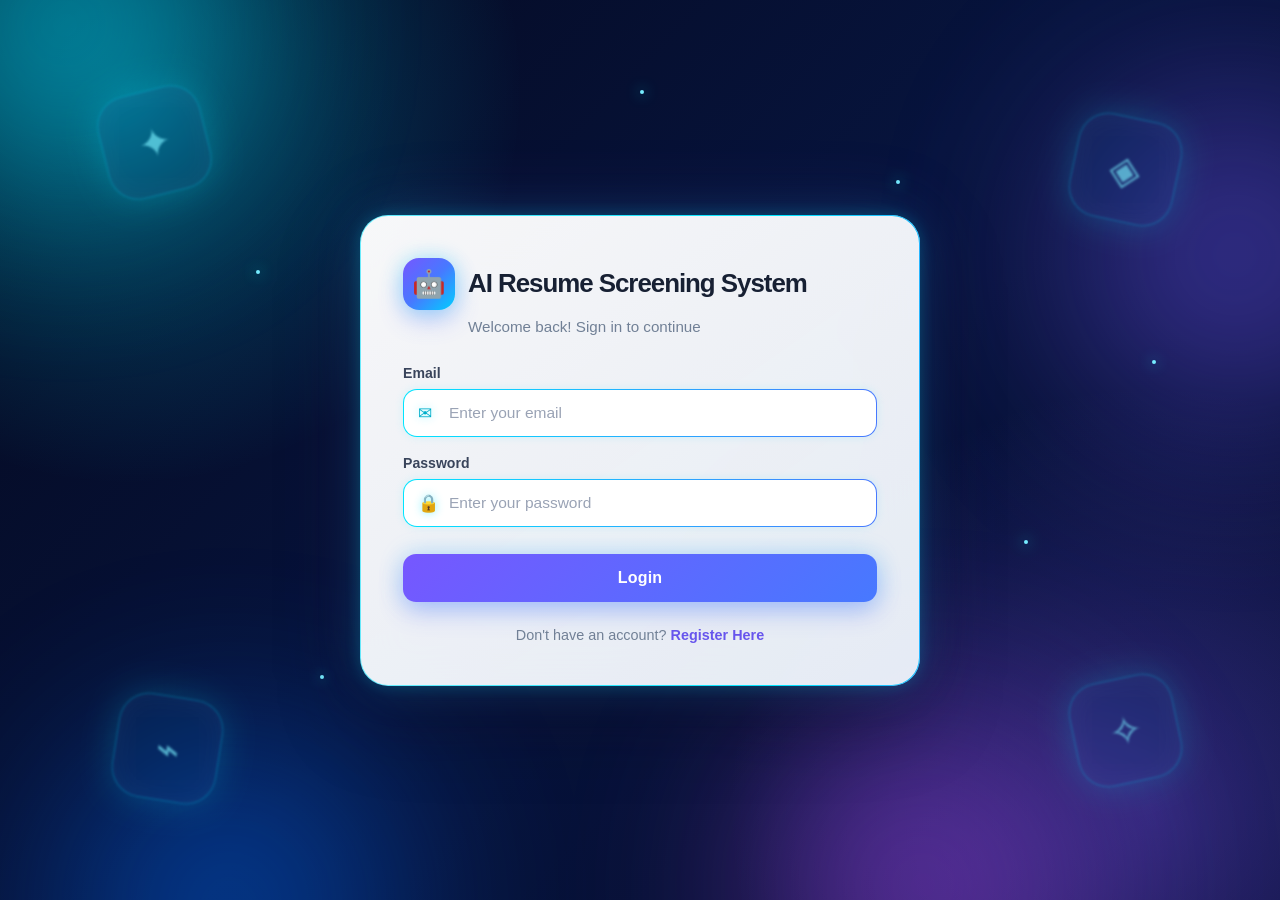
<file: templates/login.html>
<!DOCTYPE html>
<html lang="en">

<head>

    <meta charset="UTF-8">

    <meta name="viewport" content="width=device-width, initial-scale=1.0">

    <title>Sign in | ARS</title>

    <style>
        * {
            margin: 0;
            padding: 0;
            box-sizing: border-box;
        }

        :root {
            --cyan: #00e5ff;
            --blue: #4285ff;
            --purple: #7657ff;
            --text: #172033;
            --muted: #718096;
        }


        /* =========================================
           BODY
        ========================================= */

        body {

            min-height: 100vh;

            display: flex;

            justify-content: center;

            align-items: center;

            padding: 25px;

            overflow: hidden;

            font-family:
                Inter,
                "Segoe UI",
                Arial,
                sans-serif;

            background:

                radial-gradient(circle at 10% 10%,
                    rgba(0, 229, 255, .30),
                    transparent 28%),

                radial-gradient(circle at 90% 90%,
                    rgba(118, 87, 255, .35),
                    transparent 30%),

                linear-gradient(135deg,
                    #04081d,
                    #07143d,
                    #050d2c);
        }


        /* =========================================
           AI BACKGROUND
        ========================================= */

        .ai-background {

            position: fixed;

            inset: 0;

            overflow: hidden;

            pointer-events: none;

            z-index: 0;
        }


        /* =========================================
           GLOWING ORBS
        ========================================= */

        .glow {

            position: absolute;

            width: 330px;

            height: 330px;

            border-radius: 50%;

            filter: blur(100px);

            opacity: .45;

            animation:
                glowMove 10s ease-in-out infinite alternate;
        }


        .glow.one {

            top: -140px;

            left: -100px;

            background: #00e5ff;
        }


        .glow.two {

            top: 10%;

            right: -120px;

            background: #7657ff;

            animation-delay: -3s;
        }


        .glow.three {

            left: 5%;

            bottom: -170px;

            background: #006eff;

            animation-delay: -5s;
        }


        .glow.four {

            right: 15%;

            bottom: -150px;

            background: #b54cff;

            animation-delay: -7s;
        }


        @keyframes glowMove {

            0% {
                transform:
                    translate(0, 0) scale(1);
            }

            100% {
                transform:
                    translate(40px, -35px) scale(1.15);
            }
        }


        /* =========================================
           FLOATING AI OBJECTS
        ========================================= */

        .ai-object {

            position: absolute;

            width: 105px;

            height: 105px;

            display: flex;

            justify-content: center;

            align-items: center;

            border-radius: 30px;

            border:
                1px solid rgba(0, 229, 255, .30);

            background:
                rgba(0, 100, 180, .12);

            backdrop-filter:
                blur(12px);

            color:
                rgba(120, 240, 255, .65);

            font-size: 40px;

            box-shadow:

                0 0 35px rgba(0, 229, 255, .20),

                inset 0 0 30px rgba(255, 255, 255, .04);

            filter: blur(1px);

            animation:
                floating 8s ease-in-out infinite;
        }


        .ai-object.one {

            top: 10%;

            left: 8%;

            transform:
                rotate(-14deg);
        }


        .ai-object.two {

            top: 13%;

            right: 8%;

            transform:
                rotate(12deg);

            animation-delay: -2s;
        }


        .ai-object.three {

            bottom: 11%;

            left: 9%;

            transform:
                rotate(9deg);

            animation-delay: -4s;
        }


        .ai-object.four {

            right: 8%;

            bottom: 13%;

            transform:
                rotate(-12deg);

            animation-delay: -6s;
        }


        @keyframes floating {

            0%,
            100% {
                margin-top: 0;
            }

            50% {
                margin-top: -25px;
            }
        }


        /* =========================================
           NEURAL NETWORK
        ========================================= */

        .network {

            position: absolute;

            width: 500px;

            height: 350px;

            left: 50%;

            top: 50%;

            transform:
                translate(-50%, -50%);

            opacity: .20;
        }


        .node {

            position: absolute;

            width: 10px;

            height: 10px;

            border-radius: 50%;

            background:
                #72efff;

            box-shadow:
                0 0 12px #00e5ff,
                0 0 30px #00e5ff;

            animation:
                nodePulse 3s ease-in-out infinite;
        }


        .node:nth-child(1) {
            left: 10%;
            top: 25%;
        }

        .node:nth-child(2) {
            left: 10%;
            top: 70%;
            animation-delay: -.5s;
        }

        .node:nth-child(3) {
            left: 38%;
            top: 15%;
            animation-delay: -1s;
        }

        .node:nth-child(4) {
            left: 38%;
            top: 50%;
            animation-delay: -1.5s;
        }

        .node:nth-child(5) {
            left: 38%;
            top: 85%;
            animation-delay: -2s;
        }

        .node:nth-child(6) {
            right: 12%;
            top: 30%;
            animation-delay: -2.5s;
        }

        .node:nth-child(7) {
            right: 12%;
            top: 70%;
            animation-delay: -3s;
        }


        @keyframes nodePulse {

            0%,
            100% {
                transform: scale(1);
                opacity: .5;
            }

            50% {
                transform: scale(1.5);
                opacity: 1;
            }
        }


        /* =========================================
           CONNECTION LINES
        ========================================= */

        .connection {

            position: absolute;

            height: 1px;

            transform-origin: left center;

            background:
                linear-gradient(90deg,
                    transparent,
                    #00e5ff,
                    transparent);

            box-shadow:
                0 0 10px rgba(0, 229, 255, .7);
        }


        .c1 {
            width: 150px;
            left: 11%;
            top: 28%;
            transform: rotate(-9deg);
        }

        .c2 {
            width: 150px;
            left: 11%;
            top: 28%;
            transform: rotate(20deg);
        }

        .c3 {
            width: 150px;
            left: 40%;
            top: 18%;
            transform: rotate(10deg);
        }

        .c4 {
            width: 150px;
            left: 40%;
            top: 52%;
            transform: rotate(-10deg);
        }

        .c5 {
            width: 150px;
            left: 40%;
            top: 85%;
            transform: rotate(-20deg);
        }


        /* =========================================
           PARTICLES
        ========================================= */

        .particle {

            position: absolute;

            width: 4px;

            height: 4px;

            border-radius: 50%;

            background:
                #76edff;

            box-shadow:
                0 0 14px #00e5ff;

            animation:
                particleMove 7s linear infinite;
        }


        .p1 {
            left: 20%;
            top: 30%;
        }

        .p2 {
            left: 70%;
            top: 20%;
            animation-delay: -2s;
        }

        .p3 {
            left: 80%;
            top: 60%;
            animation-delay: -4s;
        }

        .p4 {
            left: 25%;
            top: 75%;
            animation-delay: -1s;
        }

        .p5 {
            left: 50%;
            top: 10%;
            animation-delay: -5s;
        }

        .p6 {
            left: 90%;
            top: 40%;
            animation-delay: -3s;
        }


        @keyframes particleMove {

            0% {
                transform: translateY(0);
                opacity: .1;
            }

            50% {
                opacity: .8;
            }

            100% {
                transform: translateY(-90px);
                opacity: 0;
            }
        }


        /* =========================================
           LOGIN CARD
        ========================================= */

        .login-card {

            position: relative;

            z-index: 5;

            width:
                min(100%, 560px);

            padding: 42px;

            border-radius: 28px;

            background:

                linear-gradient(145deg,
                    rgba(255, 255, 255, .97),
                    rgba(242, 248, 255, .94));

            border:
                1px solid rgba(0, 229, 255, .55);

            backdrop-filter:
                blur(25px);

            box-shadow:

                0 0 15px rgba(0, 229, 255, .18),

                0 0 45px rgba(0, 229, 255, .15),

                0 0 80px rgba(118, 87, 255, .15),

                0 30px 80px rgba(0, 0, 0, .38);

            animation:
                cardAppear .7s ease,
                cardNeon 4s ease-in-out infinite;
        }


        /* Animated border */

        .login-card::before {

            content: "";

            position: absolute;

            inset: -1px;

            border-radius: 28px;

            padding: 1px;

            background:

                linear-gradient(90deg,
                    transparent,
                    #00e5ff,
                    #7657ff,
                    #00e5ff,
                    transparent);

            background-size:
                300% 100%;

            -webkit-mask:

                linear-gradient(#fff 0 0) content-box,

                linear-gradient(#fff 0 0);

            mask:

                linear-gradient(#fff 0 0) content-box,

                linear-gradient(#fff 0 0);

            -webkit-mask-composite:
                xor;

            mask-composite:
                exclude;

            animation:
                borderAnimation 5s linear infinite;

            pointer-events: none;
        }


        @keyframes borderAnimation {

            0% {
                background-position: 0% 50%;
            }

            100% {
                background-position: 300% 50%;
            }
        }


        @keyframes cardNeon {

            0%,
            100% {

                box-shadow:

                    0 0 15px rgba(0, 229, 255, .16),

                    0 0 45px rgba(0, 229, 255, .13),

                    0 0 80px rgba(118, 87, 255, .13),

                    0 30px 80px rgba(0, 0, 0, .38);
            }

            50% {

                box-shadow:

                    0 0 20px rgba(0, 229, 255, .25),

                    0 0 55px rgba(0, 229, 255, .20),

                    0 0 90px rgba(118, 87, 255, .20),

                    0 30px 85px rgba(0, 0, 0, .40);
            }
        }


        @keyframes cardAppear {

            from {

                opacity: 0;

                transform:
                    translateY(25px) scale(.97);
            }

            to {

                opacity: 1;

                transform:
                    translateY(0) scale(1);
            }
        }


        /* =========================================
           BRAND
        ========================================= */

        .brand {

            display: flex;

            align-items: center;

            gap: 13px;

            margin-bottom: 8px;
        }


        .brand-icon {

            width: 52px;

            height: 52px;

            flex-shrink: 0;

            display: flex;

            justify-content: center;

            align-items: center;

            border-radius: 16px;

            background:

                linear-gradient(135deg,
                    #7657ff,
                    #4779ff,
                    #00cfff);

            font-size: 27px;

            box-shadow:

                0 0 20px rgba(0, 217, 255, .30),

                0 10px 25px rgba(72, 101, 255, .30);
        }


        h1 {

            color:
                var(--text);

            font-size:
                1.62rem;

            line-height:
                1.2;

            letter-spacing:
                -.04em;
        }


        h2 {

            margin:
                7px 0 30px 65px;

            color:
                var(--muted);

            font-size:
                .95rem;

            font-weight:
                400;
        }


        /* =========================================
           FORM
        ========================================= */

        form {
            width: 100%;
        }


        label {

            display: block;

            margin:
                18px 0 8px;

            color:
                #39445b;

            font-size:
                .88rem;

            font-weight:
                600;
        }


        /* =========================================
           INPUT WRAPPER
        ========================================= */

        .input-box {

            position: relative;

            border-radius: 14px;

            padding: 1px;

            background:

                linear-gradient(90deg,
                    #00e5ff,
                    #4779ff,
                    #7657ff,
                    #00e5ff);

            background-size:
                300% 100%;

            animation:
                inputBorder 5s linear infinite;

            box-shadow:

                0 0 10px rgba(0, 229, 255, .12);
        }


        @keyframes inputBorder {

            0% {
                background-position:
                    0% 50%;
            }

            100% {
                background-position:
                    300% 50%;
            }
        }


        /* =========================================
           INPUT
        ========================================= */

        input {

            display: block;

            width: 100%;

            padding:
                14px 15px 14px 45px;

            border:
                none;

            border-radius:
                13px;

            outline:
                none;

            background:
                #ffffff;

            color:
                var(--text);

            font-size:
                .97rem;

            transition:
                .25s ease;
        }


        input::placeholder {

            color:
                #9aa3b5;
        }


        input:focus {

            background:
                #faffff;

            box-shadow:

                inset 0 0 15px rgba(0, 229, 255, .08),

                0 0 18px rgba(0, 229, 255, .20);
        }


        /* =========================================
           INPUT ICON
        ========================================= */

        .input-icon {

            position: absolute;

            z-index: 2;

            left: 15px;

            top: 50%;

            transform:
                translateY(-50%);

            color:
                #00aeca;

            font-size:
                17px;

            pointer-events:
                none;

            filter:
                drop-shadow(0 0 5px rgba(0, 229, 255, .45));
        }


        /* =========================================
           LOGIN BUTTON
        ========================================= */

        button {

            width: 100%;

            margin-top: 27px;

            padding: 15px;

            border: none;

            border-radius: 13px;

            background:

                linear-gradient(135deg,
                    #7657ff,
                    #4779ff,
                    #00bfff);

            background-size:
                200% 200%;

            color: white;

            cursor: pointer;

            font-size: 1rem;

            font-weight: 700;

            letter-spacing: .2px;

            box-shadow:

                0 10px 25px rgba(76, 93, 255, .30),

                0 0 25px rgba(0, 191, 255, .22);

            transition:
                .25s ease;
        }


        button:hover {

            transform:
                translateY(-2px);

            background-position:
                100% 50%;

            box-shadow:

                0 14px 30px rgba(76, 93, 255, .42),

                0 0 40px rgba(0, 191, 255, .32);
        }


        button:active {

            transform:
                translateY(0);
        }


        /* =========================================
           REGISTER
        ========================================= */

        .register-text {

            margin-top: 25px;

            text-align: center;

            color:
                var(--muted);

            font-size:
                .9rem;
        }


        a {

            color:
                #6755ed;

            font-weight:
                700;

            text-decoration:
                none;

            transition:
                .2s;
        }


        a:hover {

            color:
                #00a9df;

            text-decoration:
                underline;

            text-shadow:
                0 0 8px rgba(0, 229, 255, .35);
        }


        /* =========================================
           RESPONSIVE
        ========================================= */

        @media (max-width: 640px) {

            body {
                padding: 16px;
            }


            .login-card {

                padding:
                    30px 24px;

                border-radius:
                    23px;
            }


            .login-card::before {
                border-radius:
                    23px;
            }


            .brand-icon {

                width:
                    46px;

                height:
                    46px;

                font-size:
                    23px;
            }


            h1 {

                font-size:
                    1.30rem;
            }


            h2 {

                margin-left:
                    59px;

                margin-bottom:
                    25px;
            }


            .ai-object {

                width:
                    75px;

                height:
                    75px;

                font-size:
                    28px;

                opacity:
                    .5;
            }


            .network {

                width:
                    350px;

                opacity:
                    .12;
            }
        }


        @media (max-width: 400px) {

            .login-card {

                padding:
                    25px 19px;
            }


            h1 {

                font-size:
                    1.15rem;
            }


            h2 {

                margin-left:
                    55px;
            }
        }
    </style>

</head>


<body>


    <!-- =========================================
         AI BACKGROUND
    ========================================== -->

    <div class="ai-background">


        <!-- Neon blurred lights -->

        <div class="glow one"></div>

        <div class="glow two"></div>

        <div class="glow three"></div>

        <div class="glow four"></div>


        <!-- Floating AI symbols -->

        <div class="ai-object one">
            ✦
        </div>

        <div class="ai-object two">
            ◈
        </div>

        <div class="ai-object three">
            ⌁
        </div>

        <div class="ai-object four">
            ✧
        </div>


        <!-- Neural network -->

        <div class="network">

            <span class="node"></span>
            <span class="node"></span>
            <span class="node"></span>
            <span class="node"></span>
            <span class="node"></span>
            <span class="node"></span>
            <span class="node"></span>

            <span class="connection c1"></span>
            <span class="connection c2"></span>
            <span class="connection c3"></span>
            <span class="connection c4"></span>
            <span class="connection c5"></span>

        </div>


        <!-- Particles -->

        <span class="particle p1"></span>
        <span class="particle p2"></span>
        <span class="particle p3"></span>
        <span class="particle p4"></span>
        <span class="particle p5"></span>
        <span class="particle p6"></span>


    </div>


    <!-- =========================================
         LOGIN CARD
    ========================================== -->

    <section class="login-card">


        <!-- Header -->

        <div class="brand">


            <div class="brand-icon">
                🤖
            </div>


            <h1 id="login-title">
                AI Resume Screening System
            </h1>


        </div>


        <h2>
            Welcome back! Sign in to continue
        </h2>


        <!-- FORM -->

        <form method="POST">


            <!-- EMAIL -->

            <label for="email">
                Email
            </label>


            <div class="input-box">


                <span class="input-icon">
                    ✉
                </span>


                <input type="email" id="email" name="email" placeholder="Enter your email" autocomplete="email"
                    required>


            </div>


            <!-- PASSWORD -->

            <label for="password">
                Password
            </label>


            <div class="input-box">


                <span class="input-icon">
                    🔒
                </span>


                <input type="password" id="password" name="password" placeholder="Enter your password"
                    autocomplete="current-password" required>


            </div>


            <!-- LOGIN -->

            <button type="submit">
                Login
            </button>


        </form>


        <!-- REGISTER -->

        <p class="register-text">

            Don't have an account?

            <a href="/register">
                Register Here
            </a>

        </p>


    </section>


</body>

</html>
</file>
